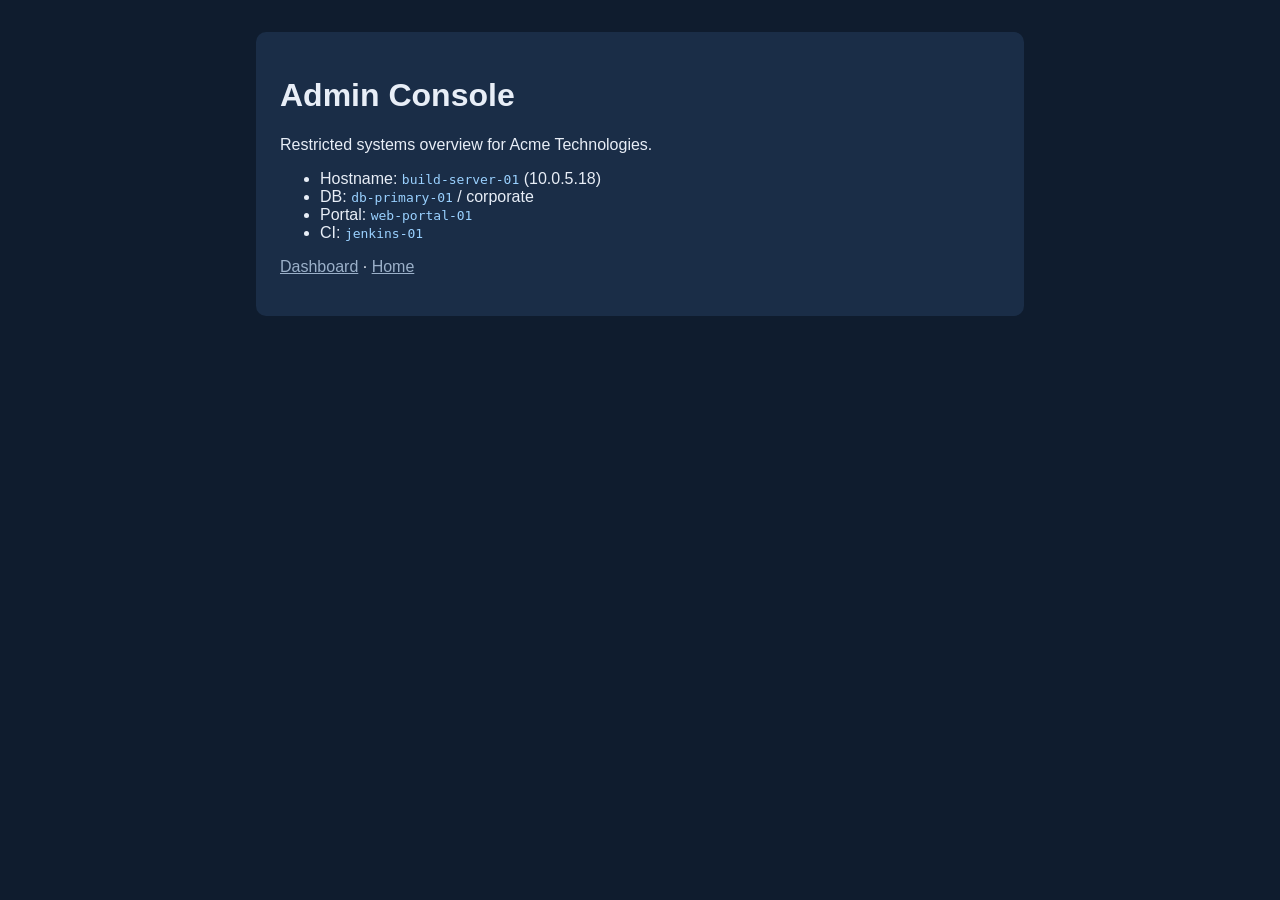
<file: docker/http/templates/admin.html>
<!DOCTYPE html>
<html lang="en">
<head>
  <meta charset="UTF-8" />
  <title>Admin — Acme</title>
  <style>
    body { margin: 0; font-family: "Segoe UI", Tahoma, sans-serif; background: #0f1c2e; color: #e8eef7; padding: 2rem; }
    .panel { max-width: 720px; margin: 0 auto; background: #1a2d47; padding: 1.5rem; border-radius: 10px; }
    code { color: #9ad1ff; }
    a { color: #9bb0c9; }
  </style>
</head>
<body>
  <div class="panel">
    <h1>Admin Console</h1>
    <p>Restricted systems overview for Acme Technologies.</p>
    <ul>
      <li>Hostname: <code>build-server-01</code> (10.0.5.18)</li>
      <li>DB: <code>db-primary-01</code> / corporate</li>
      <li>Portal: <code>web-portal-01</code></li>
      <li>CI: <code>jenkins-01</code></li>
    </ul>
    <p><a href="/dashboard">Dashboard</a> · <a href="/">Home</a></p>
  </div>
</body>
</html>
</file>
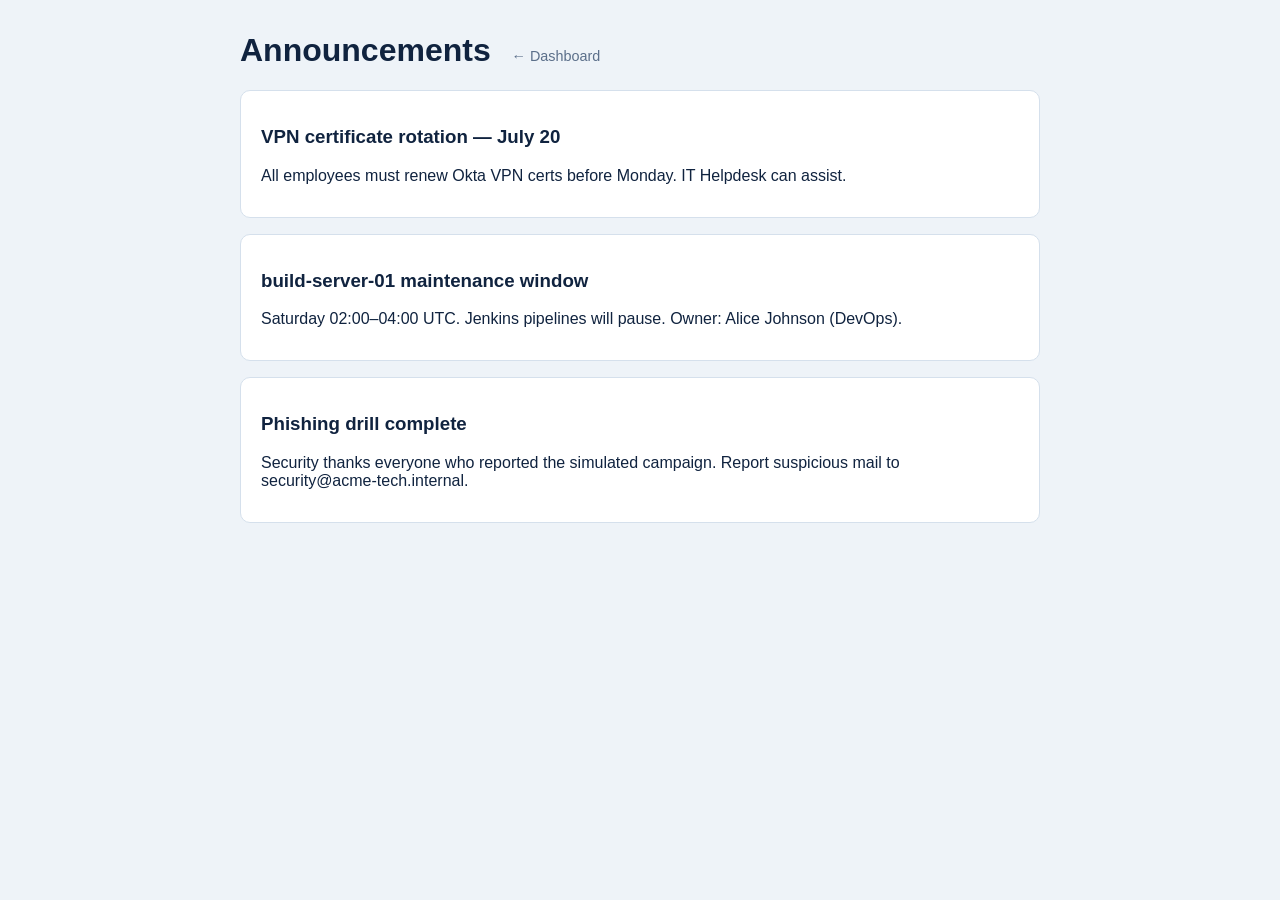
<file: docker/http/templates/announcements.html>
<!DOCTYPE html>
<html lang="en">
<head>
  <meta charset="UTF-8" />
  <title>Announcements — Acme</title>
  <style>
    body { margin: 0; font-family: "Segoe UI", Tahoma, sans-serif; background: #eef3f8; color: #10233f; }
    main { max-width: 800px; margin: 2rem auto; padding: 0 1.25rem; }
    article { background: #fff; border: 1px solid #d5e0ec; border-radius: 10px; padding: 1rem 1.25rem; margin-bottom: 1rem; }
    h1 a { color: #5b6f8a; font-size: 0.9rem; font-weight: 500; text-decoration: none; margin-left: 0.75rem; }
  </style>
</head>
<body>
  <main>
    <h1>Announcements <a href="/dashboard">← Dashboard</a></h1>
    <article>
      <h3>VPN certificate rotation — July 20</h3>
      <p>All employees must renew Okta VPN certs before Monday. IT Helpdesk can assist.</p>
    </article>
    <article>
      <h3>build-server-01 maintenance window</h3>
      <p>Saturday 02:00–04:00 UTC. Jenkins pipelines will pause. Owner: Alice Johnson (DevOps).</p>
    </article>
    <article>
      <h3>Phishing drill complete</h3>
      <p>Security thanks everyone who reported the simulated campaign. Report suspicious mail to security@acme-tech.internal.</p>
    </article>
  </main>
</body>
</html>
</file>
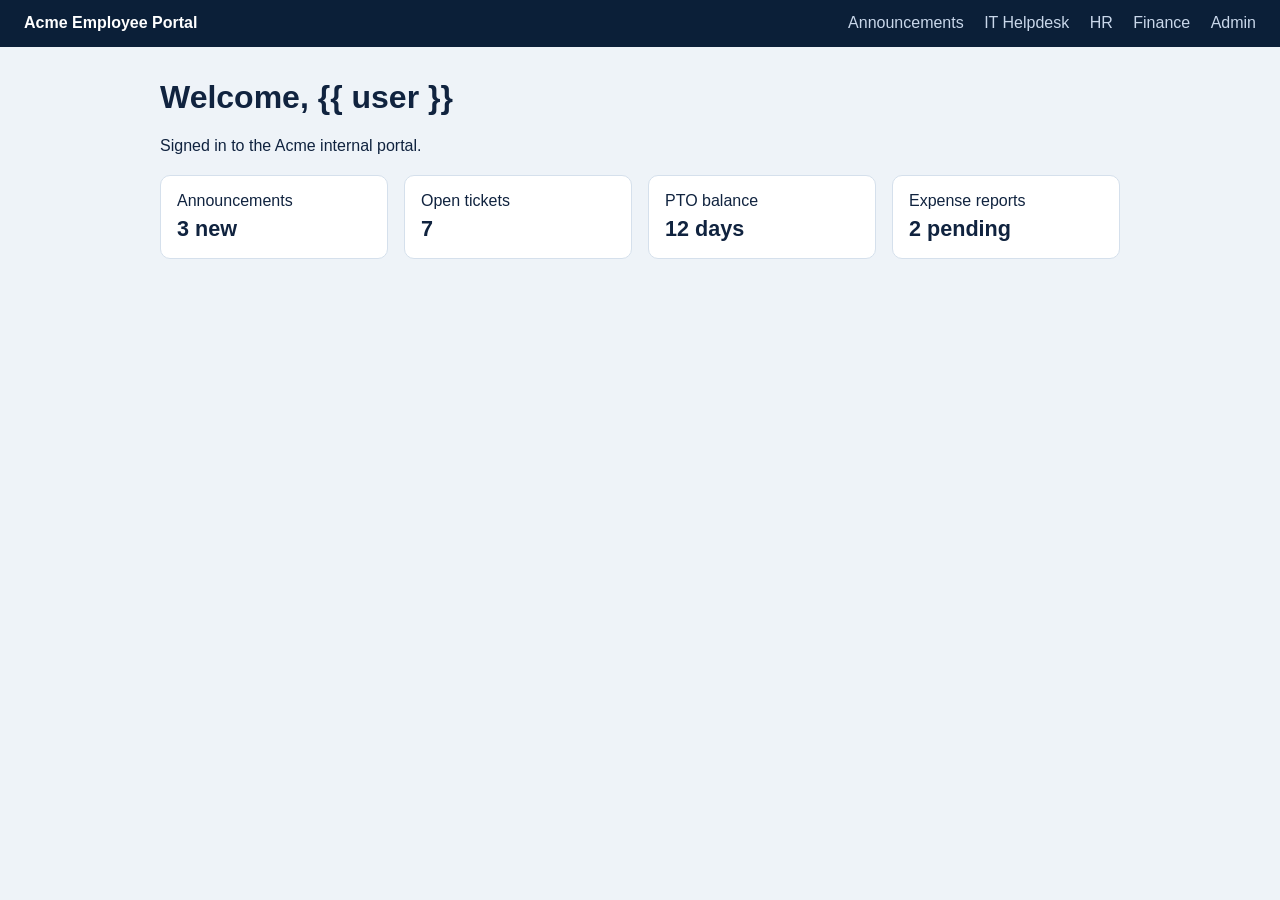
<file: docker/http/templates/dashboard.html>
<!DOCTYPE html>
<html lang="en">
<head>
  <meta charset="UTF-8" />
  <title>Dashboard — Acme Portal</title>
  <style>
    body { margin: 0; font-family: "Segoe UI", Tahoma, sans-serif; background: #eef3f8; color: #10233f; }
    header { background: #0b1f38; color: #fff; padding: 0.9rem 1.5rem; display: flex; justify-content: space-between; }
    nav a { color: #c9d7ea; margin-left: 1rem; text-decoration: none; }
    main { max-width: 960px; margin: 2rem auto; padding: 0 1.25rem; }
    .grid { display: grid; grid-template-columns: repeat(auto-fit, minmax(200px, 1fr)); gap: 1rem; margin-top: 1.25rem; }
    .tile { background: #fff; border: 1px solid #d5e0ec; border-radius: 10px; padding: 1rem; }
    .tile strong { display: block; font-size: 1.35rem; margin-top: 0.35rem; }
    a.cardlink { color: inherit; text-decoration: none; }
  </style>
</head>
<body>
  <header>
    <strong>Acme Employee Portal</strong>
    <nav>
      <a href="/announcements">Announcements</a>
      <a href="/helpdesk">IT Helpdesk</a>
      <a href="/hr">HR</a>
      <a href="/finance">Finance</a>
      <a href="/admin">Admin</a>
    </nav>
  </header>
  <main>
    <h1>Welcome, {{ user }}</h1>
    <p>Signed in to the Acme internal portal.</p>
    <div class="grid">
      <a class="cardlink tile" href="/announcements"><div>Announcements<strong>3 new</strong></div></a>
      <a class="cardlink tile" href="/helpdesk"><div>Open tickets<strong>7</strong></div></a>
      <a class="cardlink tile" href="/hr"><div>PTO balance<strong>12 days</strong></div></a>
      <a class="cardlink tile" href="/finance"><div>Expense reports<strong>2 pending</strong></div></a>
    </div>
  </main>
</body>
</html>
</file>
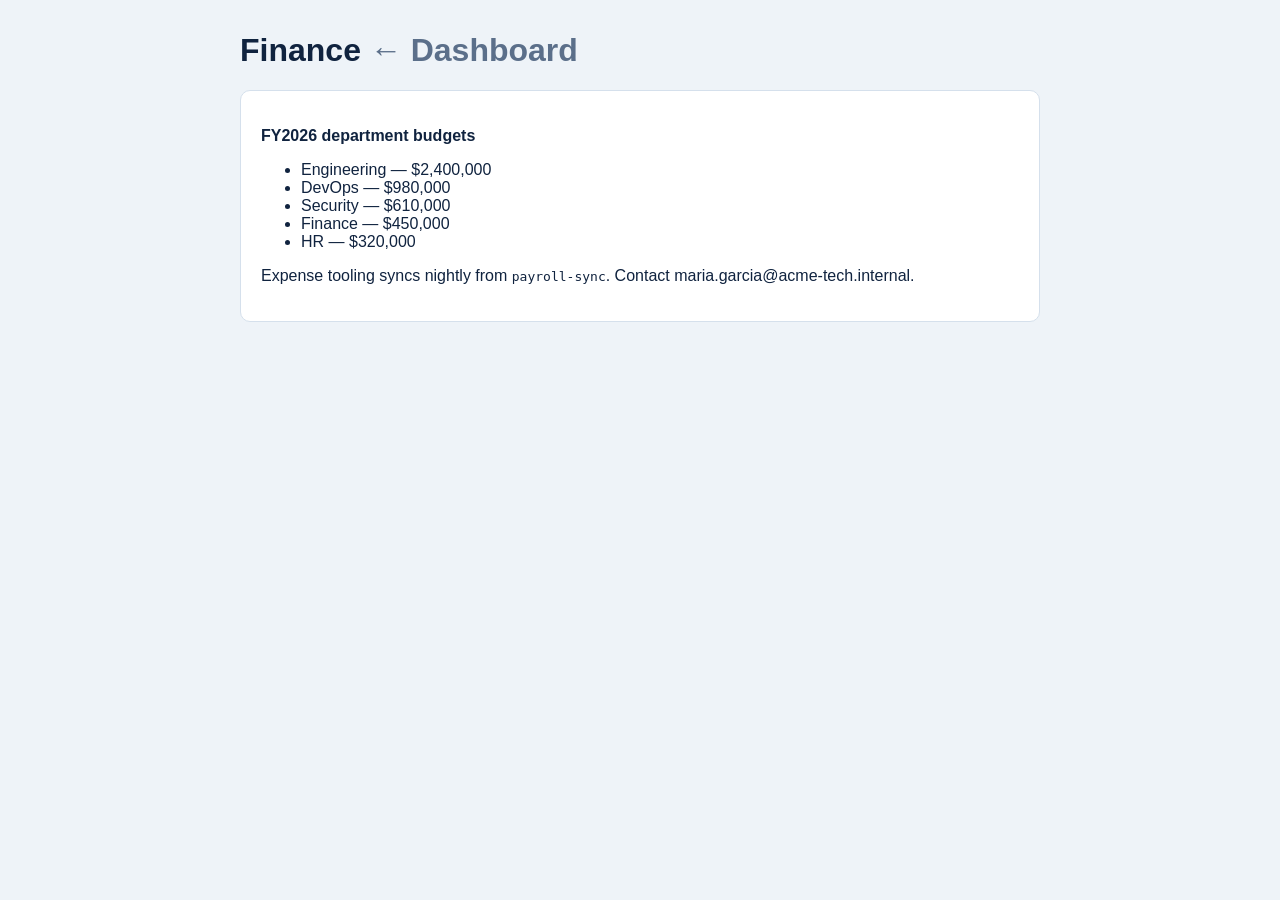
<file: docker/http/templates/finance.html>
<!DOCTYPE html>
<html lang="en">
<head>
  <meta charset="UTF-8" />
  <title>Finance — Acme</title>
  <style>
    body { margin: 0; font-family: "Segoe UI", Tahoma, sans-serif; background: #eef3f8; color: #10233f; }
    main { max-width: 800px; margin: 2rem auto; padding: 0 1.25rem; }
    .box { background: #fff; border: 1px solid #d5e0ec; border-radius: 10px; padding: 1.25rem; }
    a { color: #5b6f8a; text-decoration: none; }
  </style>
</head>
<body>
  <main>
    <h1>Finance <a href="/dashboard">← Dashboard</a></h1>
    <div class="box">
      <p><strong>FY2026 department budgets</strong></p>
      <ul>
        <li>Engineering — $2,400,000</li>
        <li>DevOps — $980,000</li>
        <li>Security — $610,000</li>
        <li>Finance — $450,000</li>
        <li>HR — $320,000</li>
      </ul>
      <p>Expense tooling syncs nightly from <code>payroll-sync</code>. Contact maria.garcia@acme-tech.internal.</p>
    </div>
  </main>
</body>
</html>
</file>
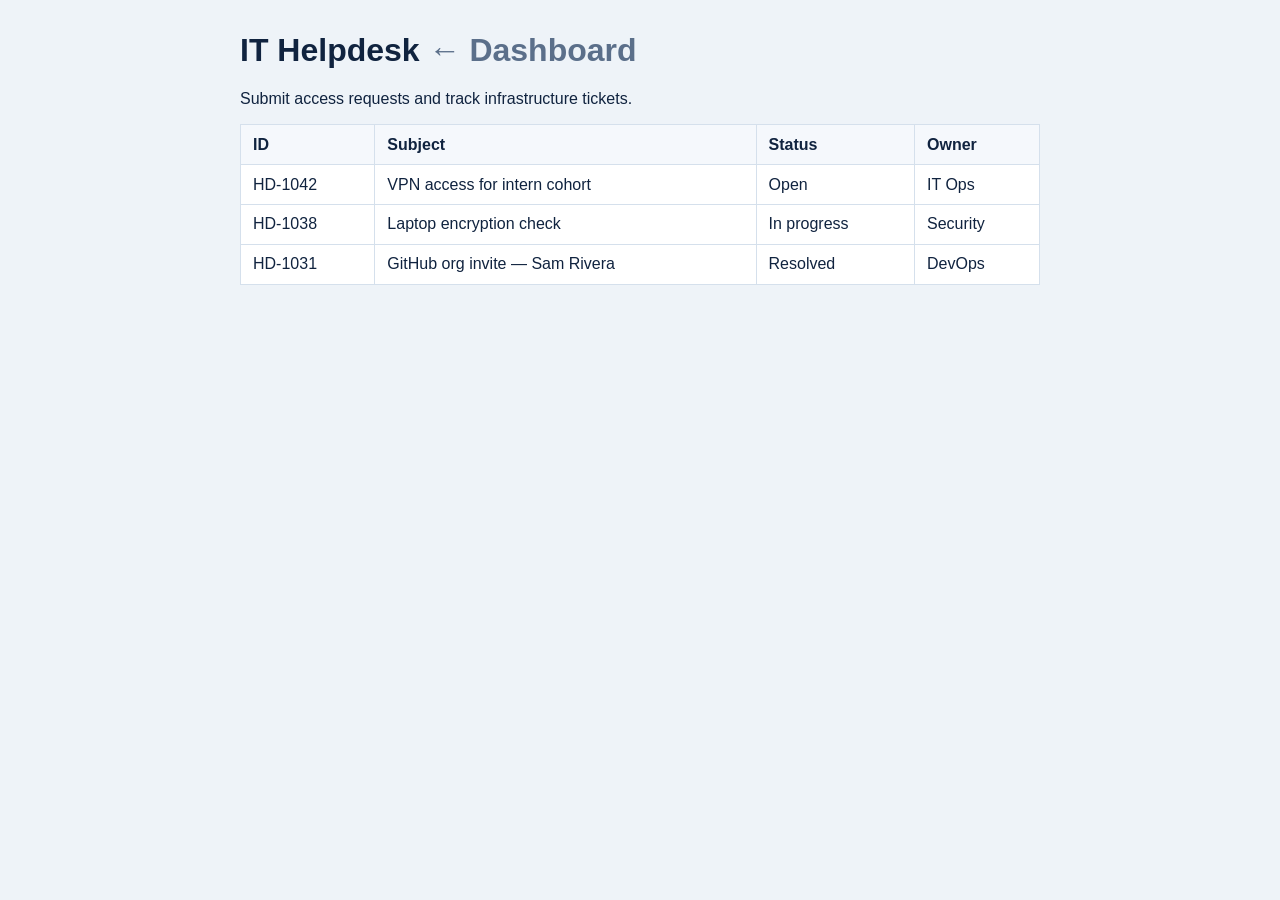
<file: docker/http/templates/helpdesk.html>
<!DOCTYPE html>
<html lang="en">
<head>
  <meta charset="UTF-8" />
  <title>IT Helpdesk — Acme</title>
  <style>
    body { margin: 0; font-family: "Segoe UI", Tahoma, sans-serif; background: #eef3f8; color: #10233f; }
    main { max-width: 800px; margin: 2rem auto; padding: 0 1.25rem; }
    table { width: 100%; border-collapse: collapse; background: #fff; }
    th, td { border: 1px solid #d5e0ec; padding: 0.65rem 0.75rem; text-align: left; }
    th { background: #f5f8fc; }
    a { color: #5b6f8a; text-decoration: none; }
  </style>
</head>
<body>
  <main>
    <h1>IT Helpdesk <a href="/dashboard">← Dashboard</a></h1>
    <p>Submit access requests and track infrastructure tickets.</p>
    <table>
      <tr><th>ID</th><th>Subject</th><th>Status</th><th>Owner</th></tr>
      <tr><td>HD-1042</td><td>VPN access for intern cohort</td><td>Open</td><td>IT Ops</td></tr>
      <tr><td>HD-1038</td><td>Laptop encryption check</td><td>In progress</td><td>Security</td></tr>
      <tr><td>HD-1031</td><td>GitHub org invite — Sam Rivera</td><td>Resolved</td><td>DevOps</td></tr>
    </table>
  </main>
</body>
</html>
</file>
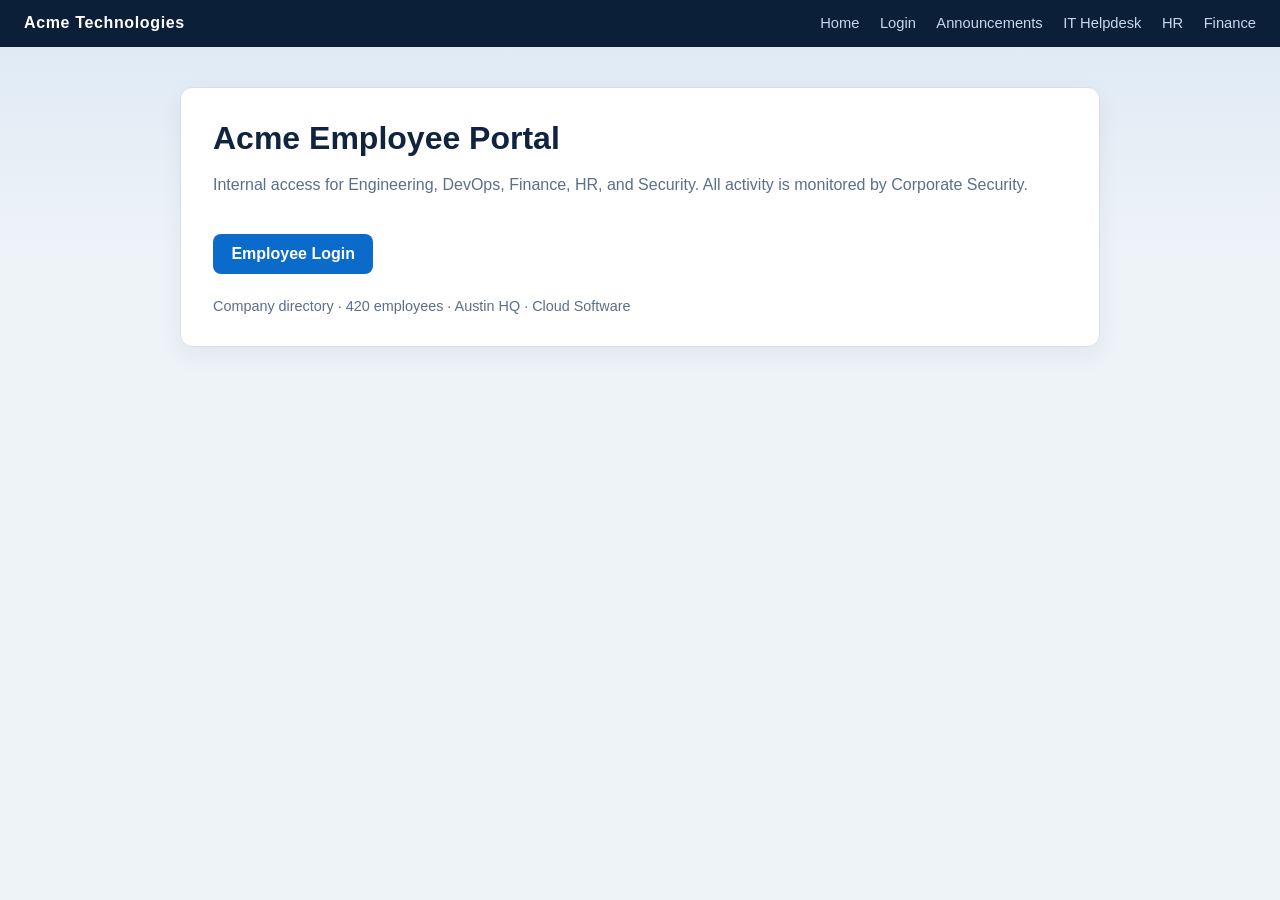
<file: docker/http/templates/home.html>
<!DOCTYPE html>
<html lang="en">
<head>
  <meta charset="UTF-8" />
  <meta name="viewport" content="width=device-width, initial-scale=1" />
  <title>{{ title }}</title>
  <style>
    :root {
      --ink: #10233f;
      --muted: #5b6f8a;
      --bg: #eef3f8;
      --card: #ffffff;
      --accent: #0b6bcb;
      --line: #d5e0ec;
    }
    * { box-sizing: border-box; }
    body {
      margin: 0;
      font-family: "Segoe UI", Tahoma, sans-serif;
      color: var(--ink);
      background:
        linear-gradient(180deg, rgba(11,107,203,0.08), transparent 28%),
        var(--bg);
      min-height: 100vh;
    }
    header {
      background: #0b1f38;
      color: #fff;
      padding: 0.9rem 1.5rem;
      display: flex;
      justify-content: space-between;
      align-items: center;
    }
    header strong { letter-spacing: 0.04em; }
    nav a { color: #c9d7ea; margin-left: 1rem; text-decoration: none; font-size: 0.92rem; }
    nav a:hover { color: #fff; }
    main { max-width: 960px; margin: 2.5rem auto; padding: 0 1.25rem; }
    h1 { margin: 0 0 0.5rem; font-size: 2rem; }
    p { color: var(--muted); line-height: 1.55; }
    .hero {
      background: var(--card);
      border: 1px solid var(--line);
      border-radius: 12px;
      padding: 2rem;
      box-shadow: 0 8px 24px rgba(16,35,63,0.06);
    }
    .cta {
      display: inline-block;
      margin-top: 1.25rem;
      background: var(--accent);
      color: #fff;
      text-decoration: none;
      padding: 0.7rem 1.15rem;
      border-radius: 8px;
      font-weight: 600;
    }
    .meta { margin-top: 1.5rem; font-size: 0.9rem; color: var(--muted); }
  </style>
</head>
<body>
  <header>
    <strong>Acme Technologies</strong>
    <nav>
      <a href="/">Home</a>
      <a href="/login">Login</a>
      <a href="/announcements">Announcements</a>
      <a href="/helpdesk">IT Helpdesk</a>
      <a href="/hr">HR</a>
      <a href="/finance">Finance</a>
    </nav>
  </header>
  <main>
    <div class="hero">
      <h1>Acme Employee Portal</h1>
      <p>Internal access for Engineering, DevOps, Finance, HR, and Security. All activity is monitored by Corporate Security.</p>
      <a class="cta" href="/login">Employee Login</a>
      <div class="meta">Company directory · 420 employees · Austin HQ · Cloud Software</div>
    </div>
  </main>
</body>
</html>
</file>
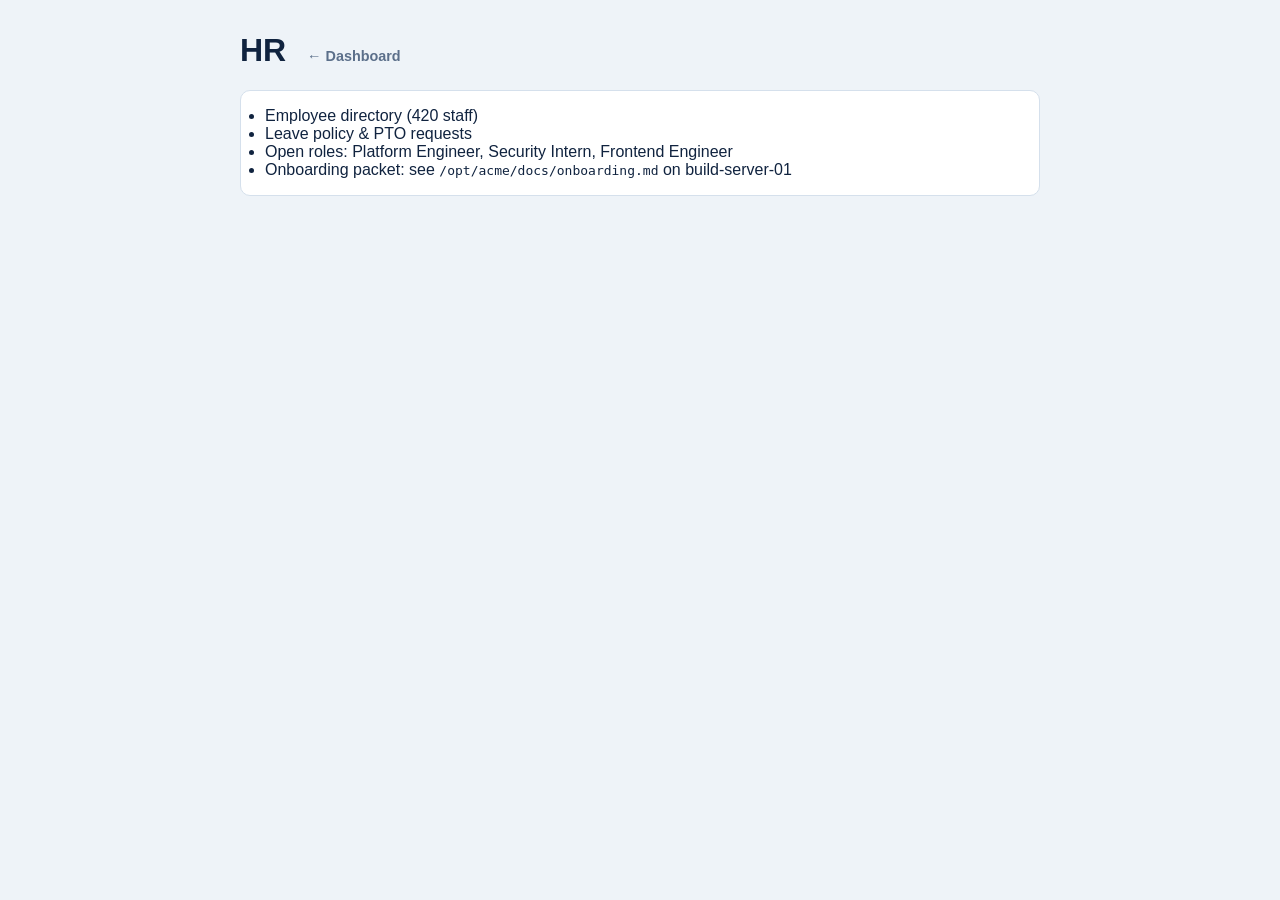
<file: docker/http/templates/hr.html>
<!DOCTYPE html>
<html lang="en">
<head>
  <meta charset="UTF-8" />
  <title>HR — Acme</title>
  <style>
    body { margin: 0; font-family: "Segoe UI", Tahoma, sans-serif; background: #eef3f8; color: #10233f; }
    main { max-width: 800px; margin: 2rem auto; padding: 0 1.25rem; }
    ul { background: #fff; border: 1px solid #d5e0ec; border-radius: 10px; padding: 1rem 1.5rem; }
    a { color: #0b6bcb; }
  </style>
</head>
<body>
  <main>
    <h1>HR <a href="/dashboard" style="color:#5b6f8a;font-size:0.9rem;text-decoration:none;margin-left:0.75rem">← Dashboard</a></h1>
    <ul>
      <li>Employee directory (420 staff)</li>
      <li>Leave policy &amp; PTO requests</li>
      <li>Open roles: Platform Engineer, Security Intern, Frontend Engineer</li>
      <li>Onboarding packet: see <code>/opt/acme/docs/onboarding.md</code> on build-server-01</li>
    </ul>
  </main>
</body>
</html>
</file>
